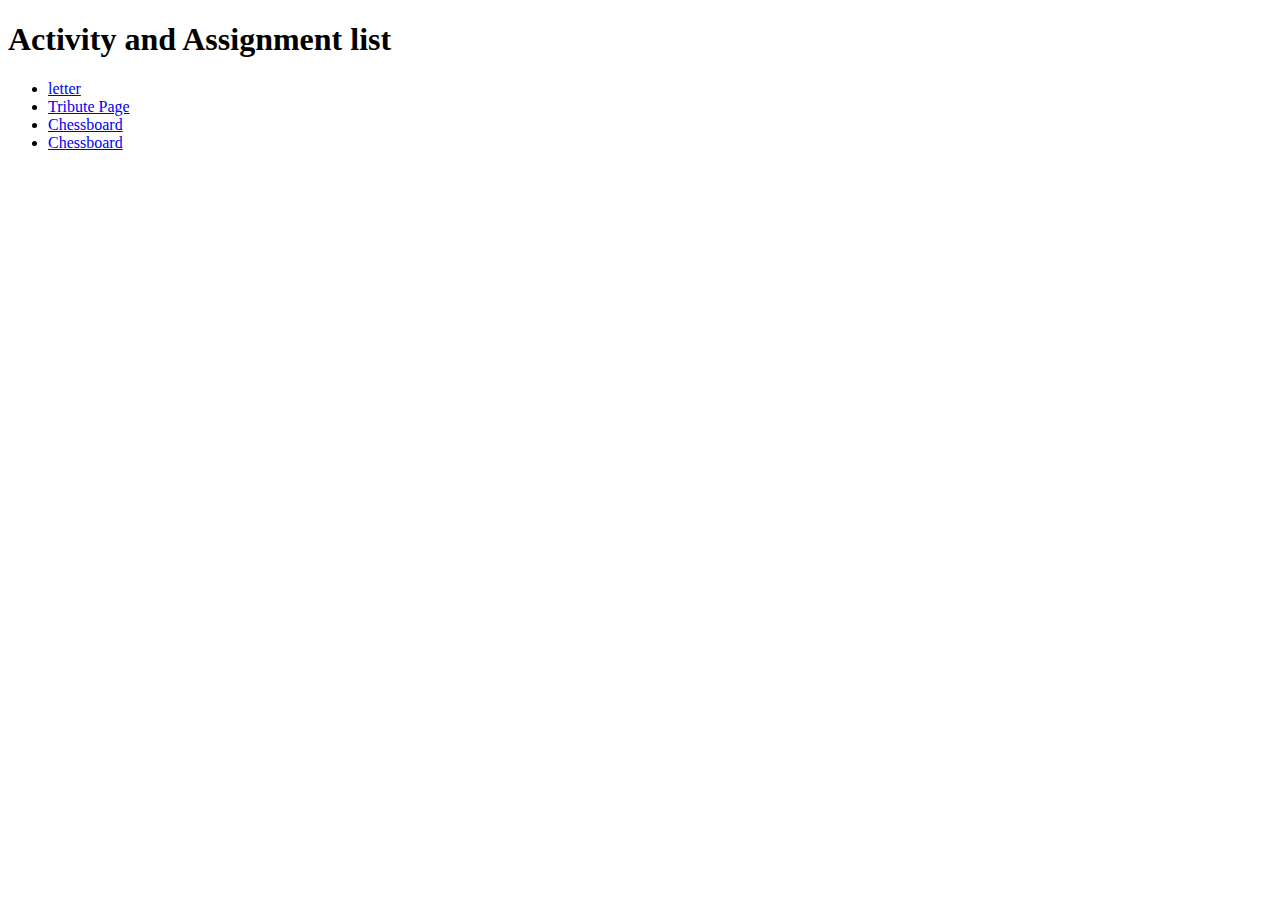
<file: index.html>
<!DOCTYPE html>
<html lang="en">
<head>
    <meta charset="UTF-8">
    <meta name="viewport" content="width=device-width, initial-scale=1.0">
    <title>Software</title>
</head>
<body>
    <h1>
    Activity and Assignment list
</h1>
  
  <ul>
    <li><a href="./letter/index.html" target="_blank">letter</a> </li>
    <li><a href="./Contribute/index.html" target="_blank">Tribute Page</a> </li>
    <li><a href="./Chess_board/index.html" target="_blank">Chessboard</a> </li>
    <li><a href="./Grid-chessboard/index.html" target="_blank">Chessboard</a> </li>
</ul>
</body>
</html>
</file>
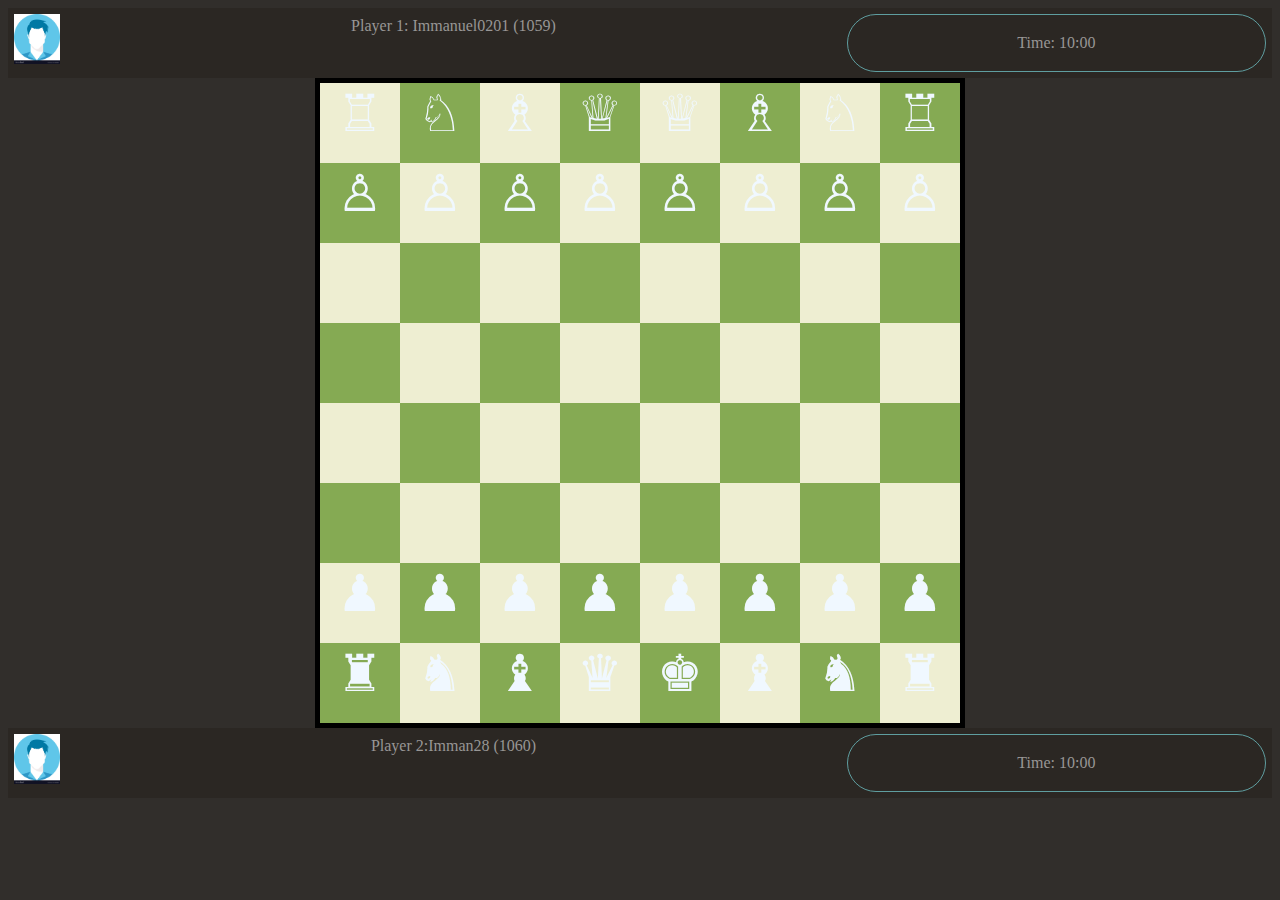
<file: Chess_board/index.html>
<!DOCTYPE html>
<html>
  <head>
    <title>chessboard</title>
    <link rel="stylesheet" type="text/css" href="style.css">
    <meta charset="UTF-8">
    <meta name="viewport" content="width=device-width, initial-scale=1.0" />
    <style>
    
    </style>
  </head>
  <body>
    <div class="container-player">
      <div class="item 1"><img src="avatar.jpg" alt=""></div>
      <div class="item item2">Player 1: Immanuel0201 (1059) </div>
      <div class="item item3">Time: 10:00</div>
    </div>
    <div class="chessboard">
      <div class="row">
        <div class="white-box item-rook">&#9814;</div>
        <div class="black-box item-horse">&#9816;</div>
        <div class="white-box item-bishop">&#9815;</div>
        <div class="black-box item-queen">&#9813;</div>
        <div class="white-box item-king">&#9813;</div>
        <div class="black-box item-bishop">&#9815;</div>
        <div class="white-box item-horse">&#9816;</div>
        <div class="black-box item-rook">&#9814;</div>
      </div>

       <div class="row">
        <div class="black-box">&#9817;</div>
        <div class="white-box">&#9817;</div>
        <div class="black-box">&#9817;</div>
        <div class="white-box">&#9817;</div>
        <div class="black-box">&#9817;</div>
        <div class="white-box">&#9817;</div>
        <div class="black-box">&#9817;</div>
        <div class="white-box">&#9817;</div>
      </div>

      <div class="row">
        <div class="white-box"></div>
        <div class="black-box"></div>
        <div class="white-box"></div>
        <div class="black-box"></div>
        <div class="white-box"></div>
        <div class="black-box"></div>
        <div class="white-box"></div>
        <div class="black-box"></div>
      </div>

       <div class="row">
        <div class="black-box"></div>
        <div class="white-box"></div>
        <div class="black-box"></div>
        <div class="white-box"></div>
        <div class="black-box"></div>
        <div class="white-box"></div>
        <div class="black-box"></div>
        <div class="white-box"></div>
      </div>

      <div class="row">
        <div class="white-box"></div>
        <div class="black-box"></div>
        <div class="white-box"></div>
        <div class="black-box"></div>
        <div class="white-box"></div>
        <div class="black-box"></div>
        <div class="white-box"></div>
        <div class="black-box"></div>
      </div>

       <div class="row">
        <div class="black-box"></div>
        <div class="white-box"></div>
        <div class="black-box"></div>
        <div class="white-box"></div>
        <div class="black-box"></div>
        <div class="white-box"></div>
        <div class="black-box"></div>
        <div class="white-box"></div>
      </div>

      <div class="row">
        <div class="white-box">&#9823;</div>
        <div class="black-box">&#9823;</div>
        <div class="white-box">&#9823;</div>
        <div class="black-box">&#9823;</div>
        <div class="white-box">&#9823;</div>
        <div class="black-box">&#9823;</div>
        <div class="white-box">&#9823;</div>
        <div class="black-box">&#9823;</div>
      </div>

       <div class="row">
        <div class="black-box">&#9820;</div>
        <div class="white-box">&#9822;</div>
        <div class="black-box">&#9821;</div>
        <div class="white-box">&#9819;</div>
        <div class="black-box">&#9818;</div>
        <div class="white-box">&#9821;</div>
        <div class="black-box">&#9822;</div>
        <div class="white-box">&#9820;</div>
      </div>
    </div>
    <div class="container-player">
      <div class="item 1"><img src="avatar.jpg" alt=""></div>
      <div class="item item2">Player 2:Imman28 (1060)</div>
      <div class="item item3">Time: 10:00</div>
    </div>
  </body>
</html>
</file>
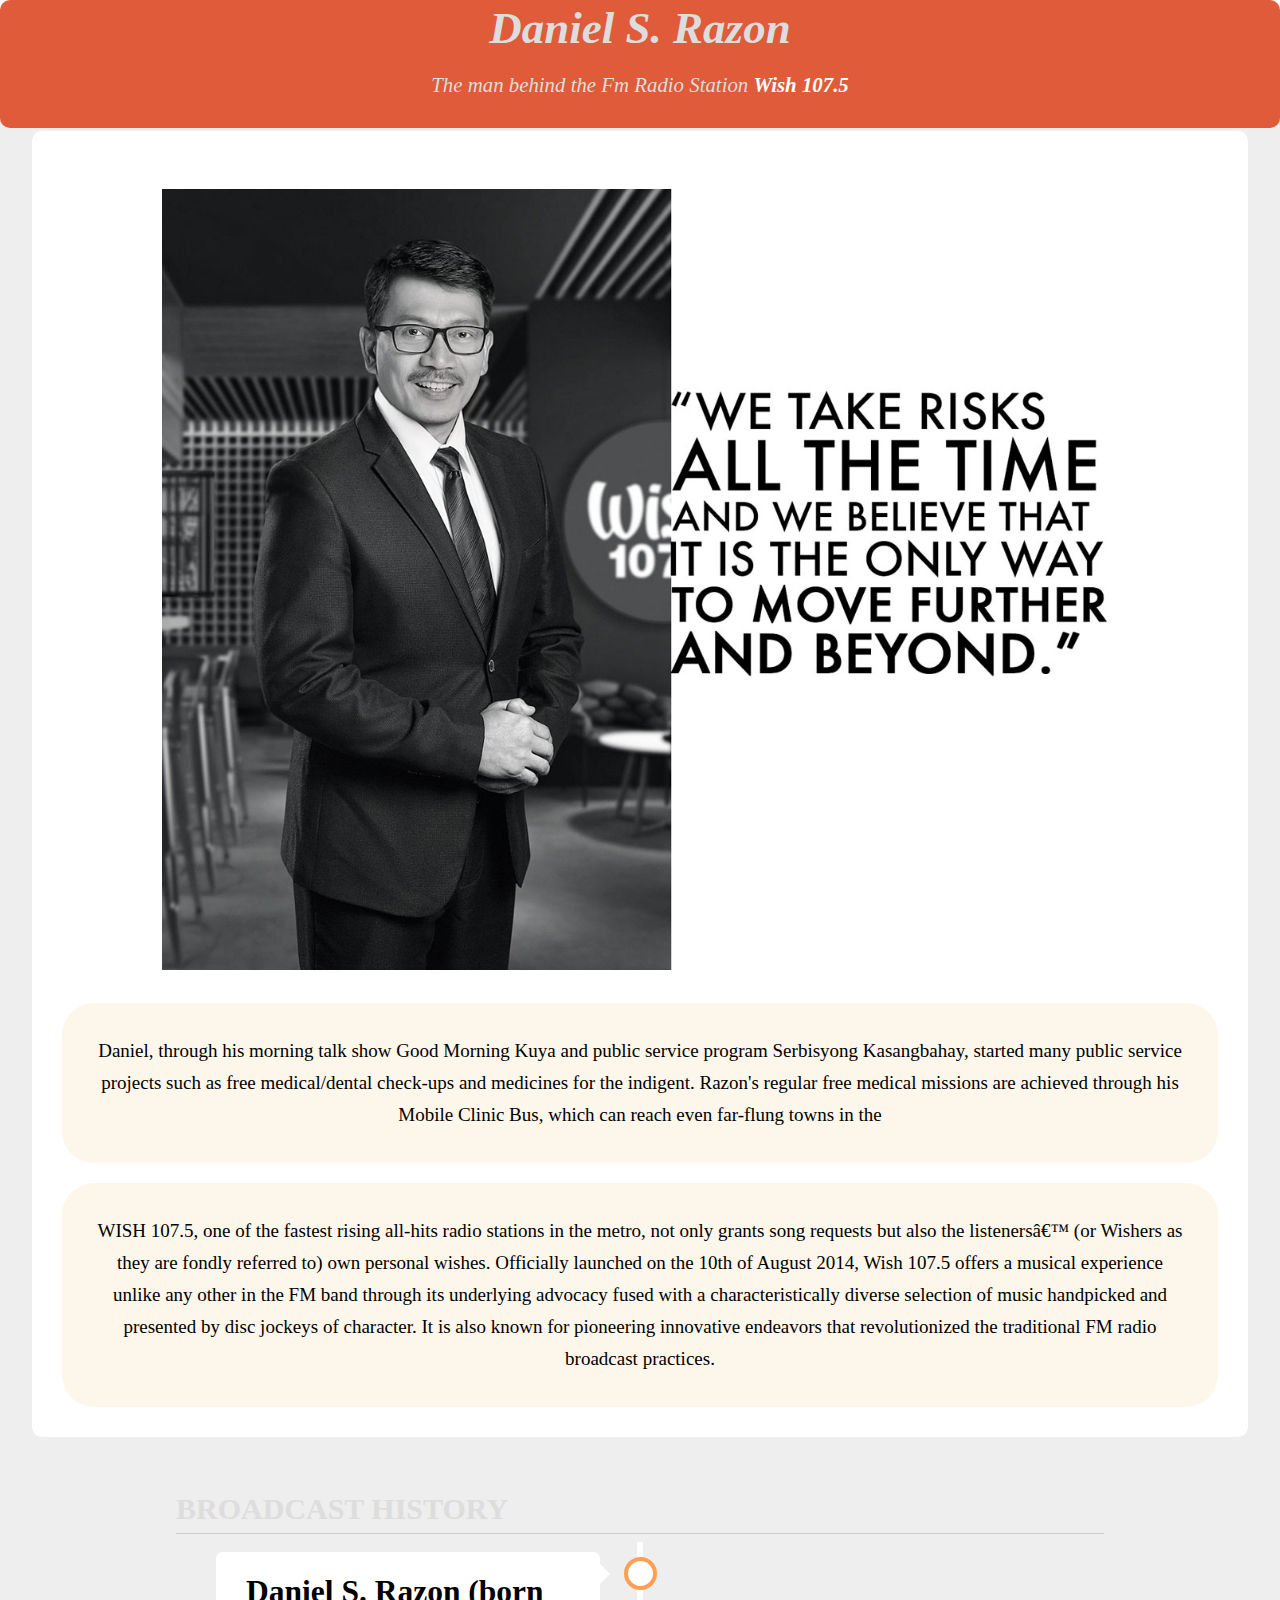
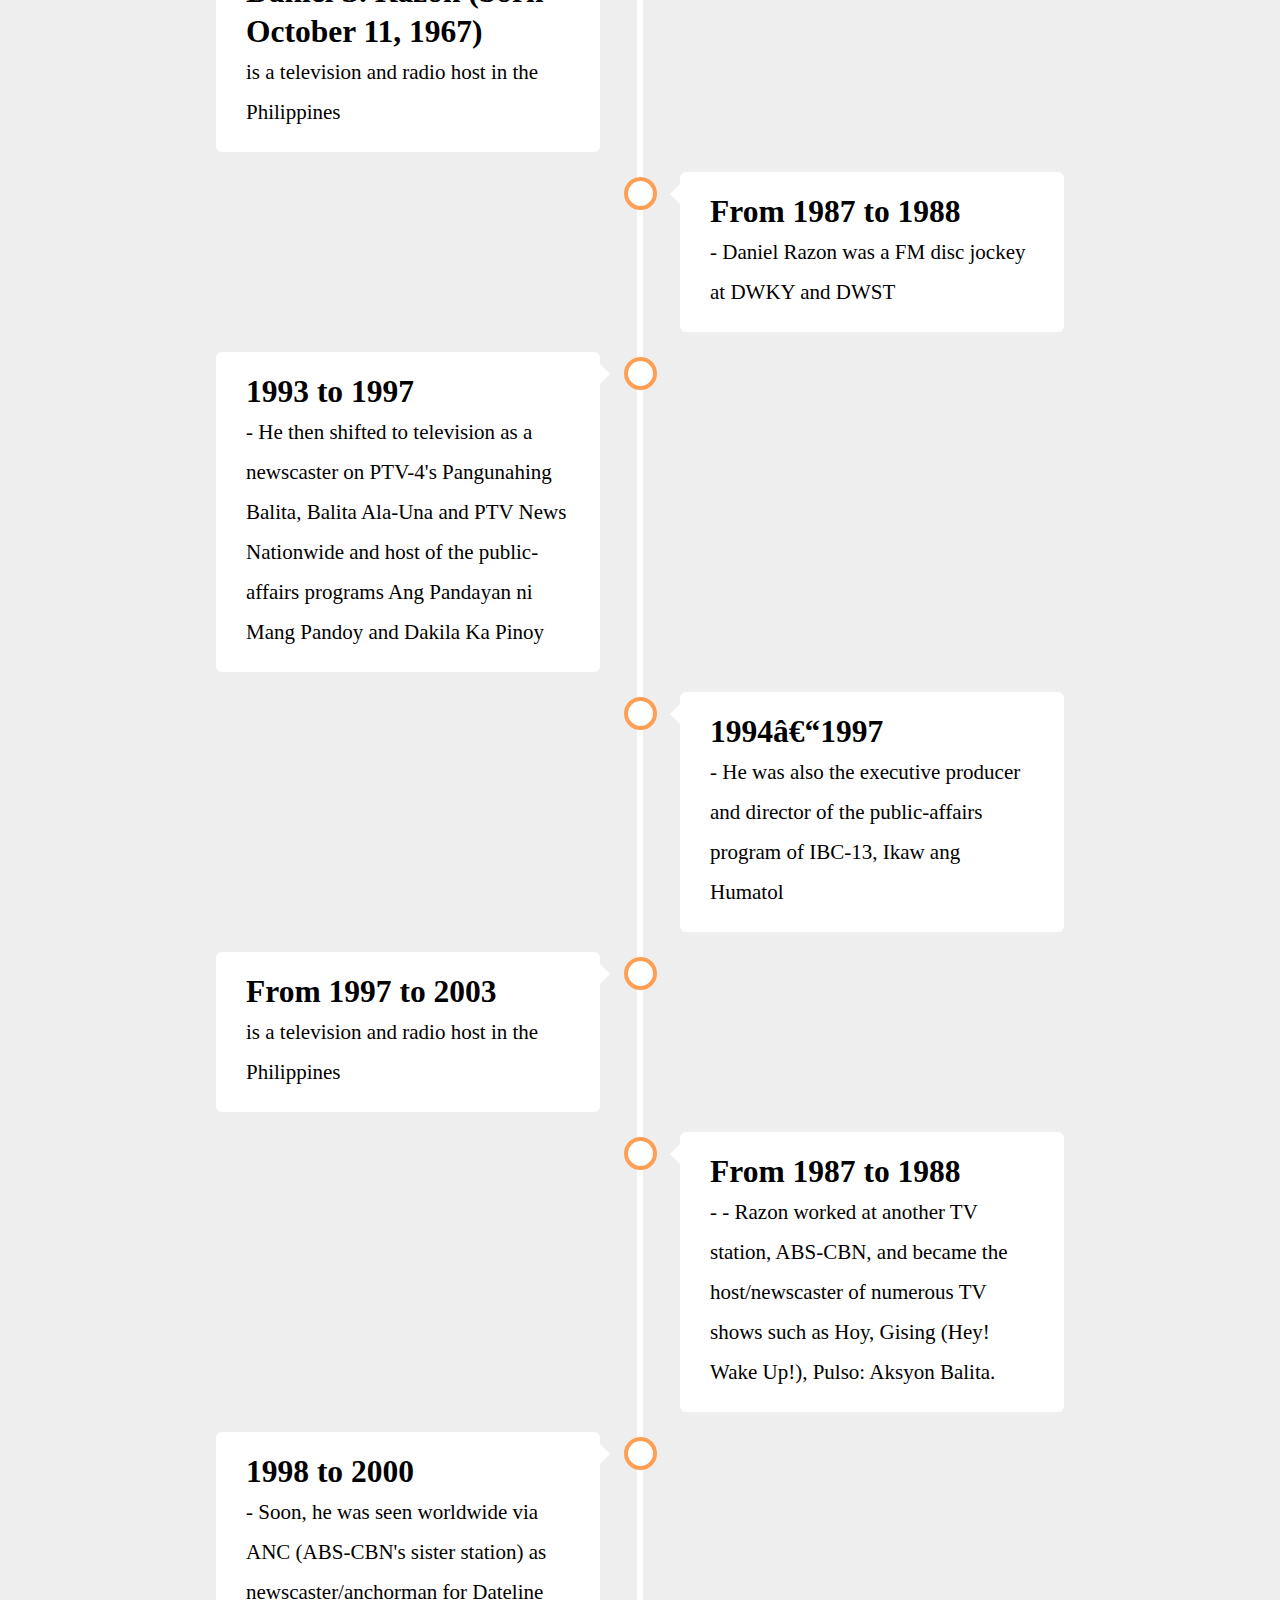
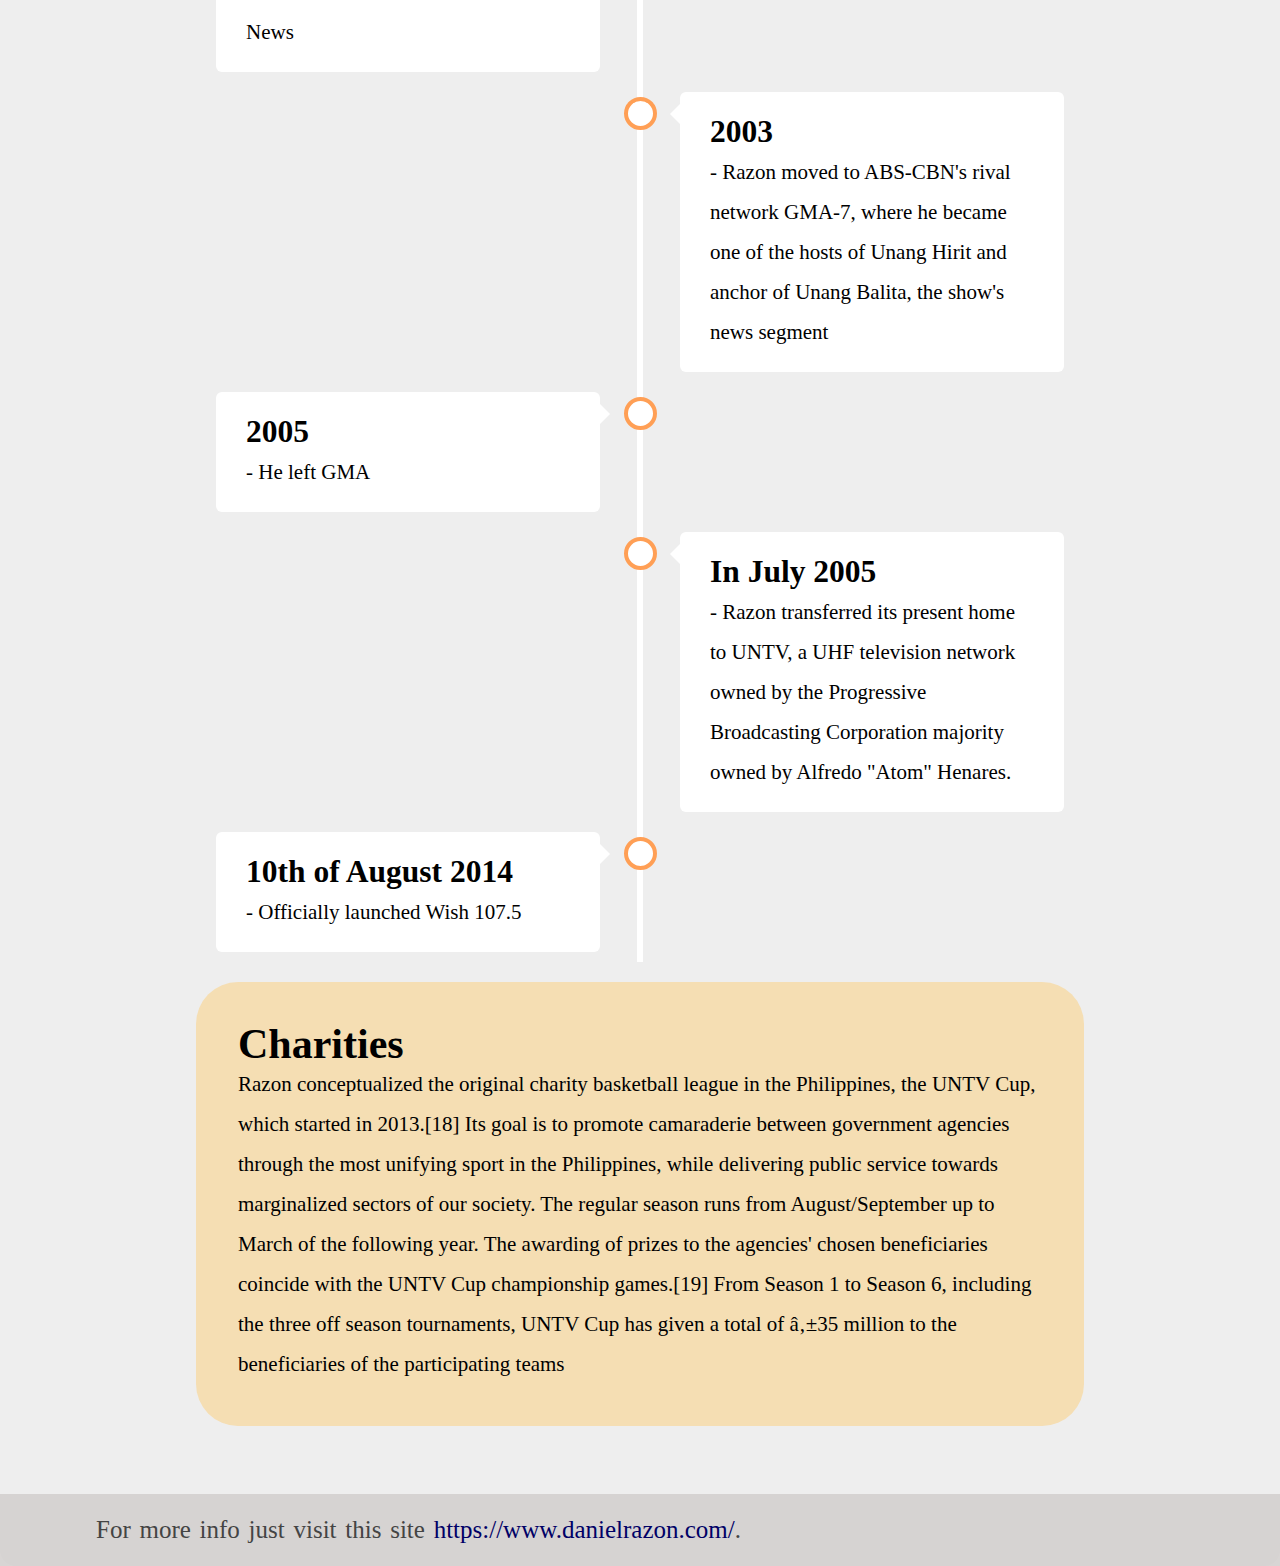
<file: Contribute/index.html>
<!DOCTYPE html>
<html>
<head>
  <meta charset-="UTF-8">
  <meta name="viewport" content="width=device-width, initial-scale=1.0" />
  <title>Daniel Razon -Tribute Page</title>
  <link rel="stylesheet" href="style.css">
</head>
<body>
  <main id="main">
    <nav id="title">
      <h1>Daniel S. Razon</h1>
      <p><small>The man behind the Fm Radio Station <strong style="color: white;">Wish 107.5</strong></small></p>
    </nav>
    <div id="img-div">
      <img src="wish-radio.jpg" alt="Alan Turing and the Universal Machine " id="image">
      <p id="img-caption">
        Daniel, through his morning talk show Good Morning Kuya and public service program Serbisyong Kasangbahay, started many public service projects such as free medical/dental check-ups and medicines for the indigent. Razon's regular free medical missions are achieved through his Mobile Clinic Bus, which can reach even far-flung towns in the 
        
        </p>
        <p id="img-caption">
            WISH 107.5, one of the fastest rising all-hits radio stations in the metro, not only grants song requests but also the listeners’ (or Wishers as they are fondly referred to) own personal wishes.

            Officially launched on the 10th of August 2014, Wish 107.5 offers a musical experience unlike any other in the FM band through its underlying advocacy fused with a characteristically diverse selection of music handpicked and presented by disc jockeys of character.
            
            It is also known for pioneering innovative endeavors that revolutionized the traditional FM radio broadcast practices.
        </p>
    </div>
    <section id="tribute-info">
      <h3 id="info-header">Broadcast History
      </h3>
      <div class="timeline">
        <div class="container left">
          <div class="content">
            <h2>Daniel S. Razon (born October 11, 1967)</h2>
            <p>is a television and radio host in the Philippines</p>
          </div>
        </div>
        <div class="container right">
          <div class="content">
            <h2>From 1987 to 1988</h2>
            <p>- Daniel Razon was a FM disc jockey at DWKY and DWST</p>
          </div>
        </div>
        <div class="container left">
            <div class="content">
              <h2>1993 to 1997</h2>
              <p>- He then shifted to television as a newscaster on PTV-4's Pangunahing Balita, Balita Ala-Una and PTV News Nationwide and host of the public-affairs programs Ang Pandayan ni Mang Pandoy and Dakila Ka Pinoy</p>
            </div>
          </div>
          <div class="container right">
            <div class="content">
              <h2>1994–1997</h2>
              <p>-  He was also the executive producer and director of the public-affairs program of IBC-13, Ikaw ang Humatol </p>
            </div>
          </div>
          <div class="container left">
            <div class="content">
              <h2>From 1997 to 2003</h2>
              <p>is a television and radio host in the Philippines</p>
            </div>
          </div>
          <div class="container right">
            <div class="content">
              <h2>From 1987 to 1988</h2>
              <p>- - Razon worked at another TV station, ABS-CBN, and became the host/newscaster of numerous TV shows such as Hoy, Gising (Hey! Wake Up!), Pulso: Aksyon Balita.</p>
            </div>
          </div>
          <div class="container left">
            <div class="content">
              <h2>1998 to 2000</h2>
              <p>-  Soon, he was seen worldwide via ANC (ABS-CBN's sister station) as newscaster/anchorman for Dateline News</p>
            </div>
          </div>
          <div class="container right">
            <div class="content">
              <h2>2003</h2>
              <p>-  Razon moved to ABS-CBN's rival network GMA-7, where he became one of the hosts of Unang Hirit and anchor of Unang Balita, the show's news segment</p>
            </div>
          </div>
          <div class="container left">
            <div class="content">
              <h2>2005</h2>
              <p>-   He left GMA </p>
            </div>
          </div>
          <div class="container right">
            <div class="content">
              <h2>In July 2005</h2>
              <p>- Razon transferred its present home to UNTV, a UHF television network owned by the Progressive Broadcasting Corporation majority owned by Alfredo "Atom" Henares.</p>
            </div>
          </div>
          <div class="container left">
            <div class="content">
              <h2>10th of August 2014</h2>
              <p>-   Officially launched  Wish 107.5</p>
            </div>
          </div>
      </div>
      <article>
        <h1>Charities</h1>
        <p>Razon conceptualized the original charity basketball league in the Philippines, the UNTV Cup, which started in 2013.[18] Its goal is to promote camaraderie between government agencies through the most unifying sport in the Philippines, while delivering public service towards marginalized sectors of our society. The regular season runs from August/September up to March of the following year. The awarding of prizes to the agencies' chosen beneficiaries coincide with the UNTV Cup championship games.[19] From Season 1 to Season 6, including the three off season tournaments, UNTV Cup has given a total of ₱35 million to the beneficiaries of the participating teams</p>
      </article>
    </section>
    <footer>
        <p id="p-link">For more info just visit this site <a href="https://www.danielrazon.com/" id="tribute-link" target="_blank">https://www.danielrazon.com/</a>.
    </footer>
    
  </main>
</body>
</html>
</file>
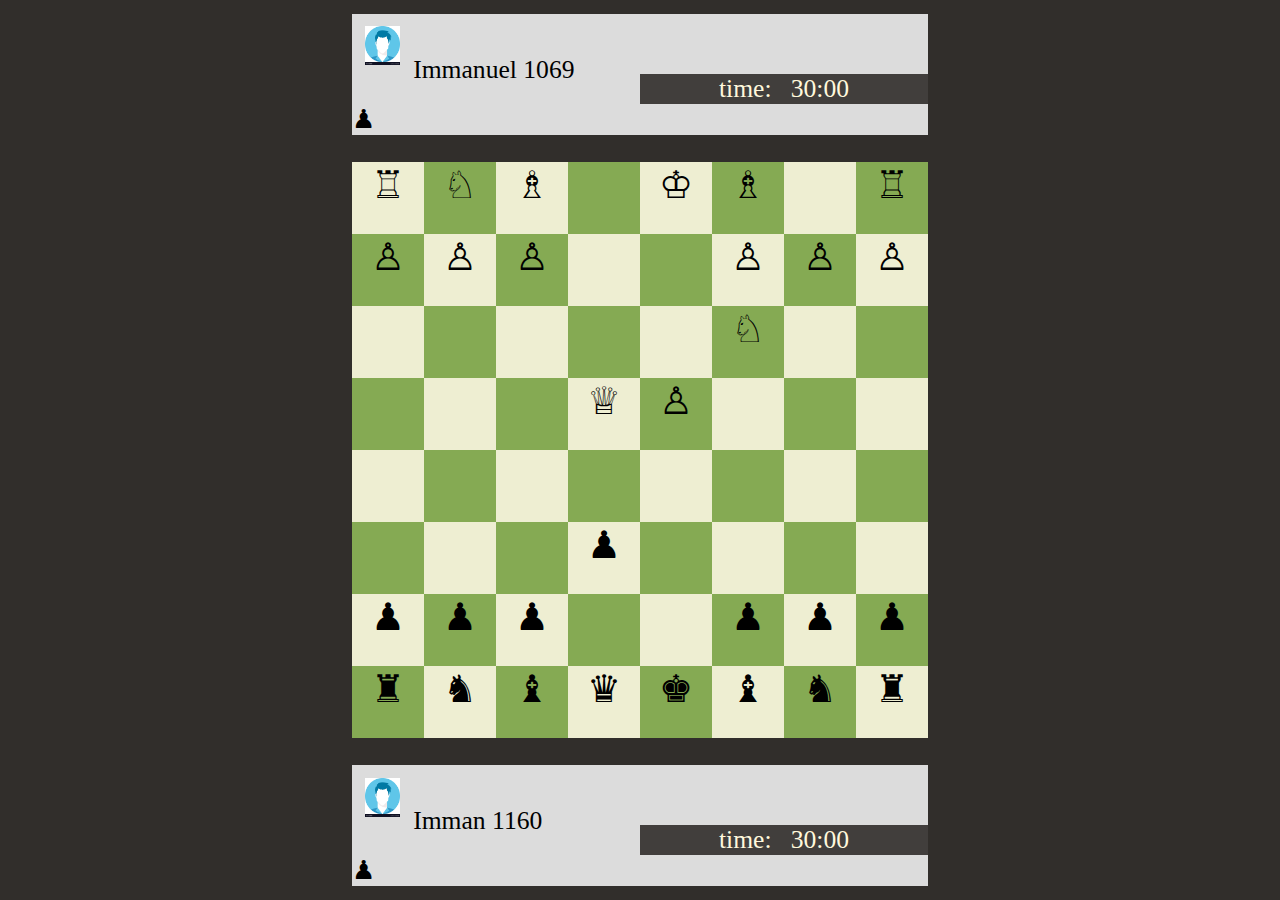
<file: Grid-chessboard/index.html>
<!DOCTYPE html>
<html lang="en">
<head>
  <meta charset="UTF-8">
  <meta name="viewport" content="width=device-width, initial-scale=1.0">
  <title>chessboard-grid</title>
  <link rel="stylesheet" href="style.css">
</head>
<body>
  <div class="player">
    <div class="image"><img src="avatar.jpg" alt="" srcset="">Immanuel 1069</div>
    <div class ="player-time">time: &nbsp; 30:00</div>
    <div>&#9823;</div>
  </div>
  <div class="contaier">
    <div class="chessboard">
      <div class="item box-white rook">&#9814;</div>
      <div class="item box-black horse">&#9816;</div>
      <div class="item box-white bishop">&#9815;</div>
      <div class="item box-black queen"></div>
      <div class="item box-white king">&#9812;</div>
      <div class="item box-black bishop">&#9815;</div>
      <div class="item box-white horse"></div>
      <div class="item box-black rook">&#9814;</div>

      <div class="item box-black">&#9817;</div>
      <div class="item box-white">&#9817;</div>
      <div class="item box-black">&#9817;</div>
      <div class="item box-white"></div>
      <div class="item box-black"></div>
      <div class="item box-white">&#9817;</div>
      <div class="item box-black">&#9817;</div>
      <div class="item box-white">&#9817;</div>

      <div class="item box-white"></div>
      <div class="item box-black"></div>
      <div class="item box-white"></div>
      <div class="item box-black"></div>
      <div class="item box-white"></div>
      <div class="item box-black">&#9816;</div>
      <div class="item box-white"></div>
      <div class="item box-black"></div>

      <div class="item box-black"></div>
      <div class="item box-white"></div>
      <div class="item box-black"></div>
      <div class="item box-white">&#9813;</div>
      <div class="item box-black">&#9817;</div>
      <div class="item box-white"></div>
      <div class="item box-black"></div>
      <div class="item box-white"></div>

      <div class="item box-white"></div>
      <div class="item box-black"></div>
      <div class="item box-white"></div>
      <div class="item box-black"></div>
      <div class="item box-white"></div>
      <div class="item box-black"></div>
      <div class="item box-white"></div>
      <div class="item box-black"></div>

      <div class="item box-black"></div>
      <div class="item box-white"></div>
      <div class="item box-black"></div>
      <div class="item box-white">&#9823;</div>
      <div class="item box-black"></div>
      <div class="item box-white"></div>
      <div class="item box-black"></div>
      <div class="item box-white"></div>

      <div class="item box-white">&#9823;</div>
      <div class="item box-black">&#9823;</div>
      <div class="item box-white">&#9823;</div>
      <div class="item box-black"></div>
      <div class="item box-white"></div>
      <div class="item box-black">&#9823;</div>
      <div class="item box-white">&#9823;</div>
      <div class="item box-black">&#9823;</div>

      <div class="item box-black">&#9820;</div>
      <div class="item box-white">&#9822;</div>
      <div class="item box-black">&#9821;</div>
      <div class="item box-white">&#9819;</div>
      <div class="item box-black">&#9818;</div>
      <div class="item box-white">&#9821;</div>
      <div class="item box-black">&#9822;</div>
      <div class="item box-white">&#9820;</div>
    </div>
  </div>
  <div class="player">
    <div class="image"><img src="avatar.jpg" alt="" srcset="">Imman 1160</div>
    <div class ="player-time">time: &nbsp; 30:00</div>
    <div>&#9823;</div>
  </div>
</body>
</html>
</file>
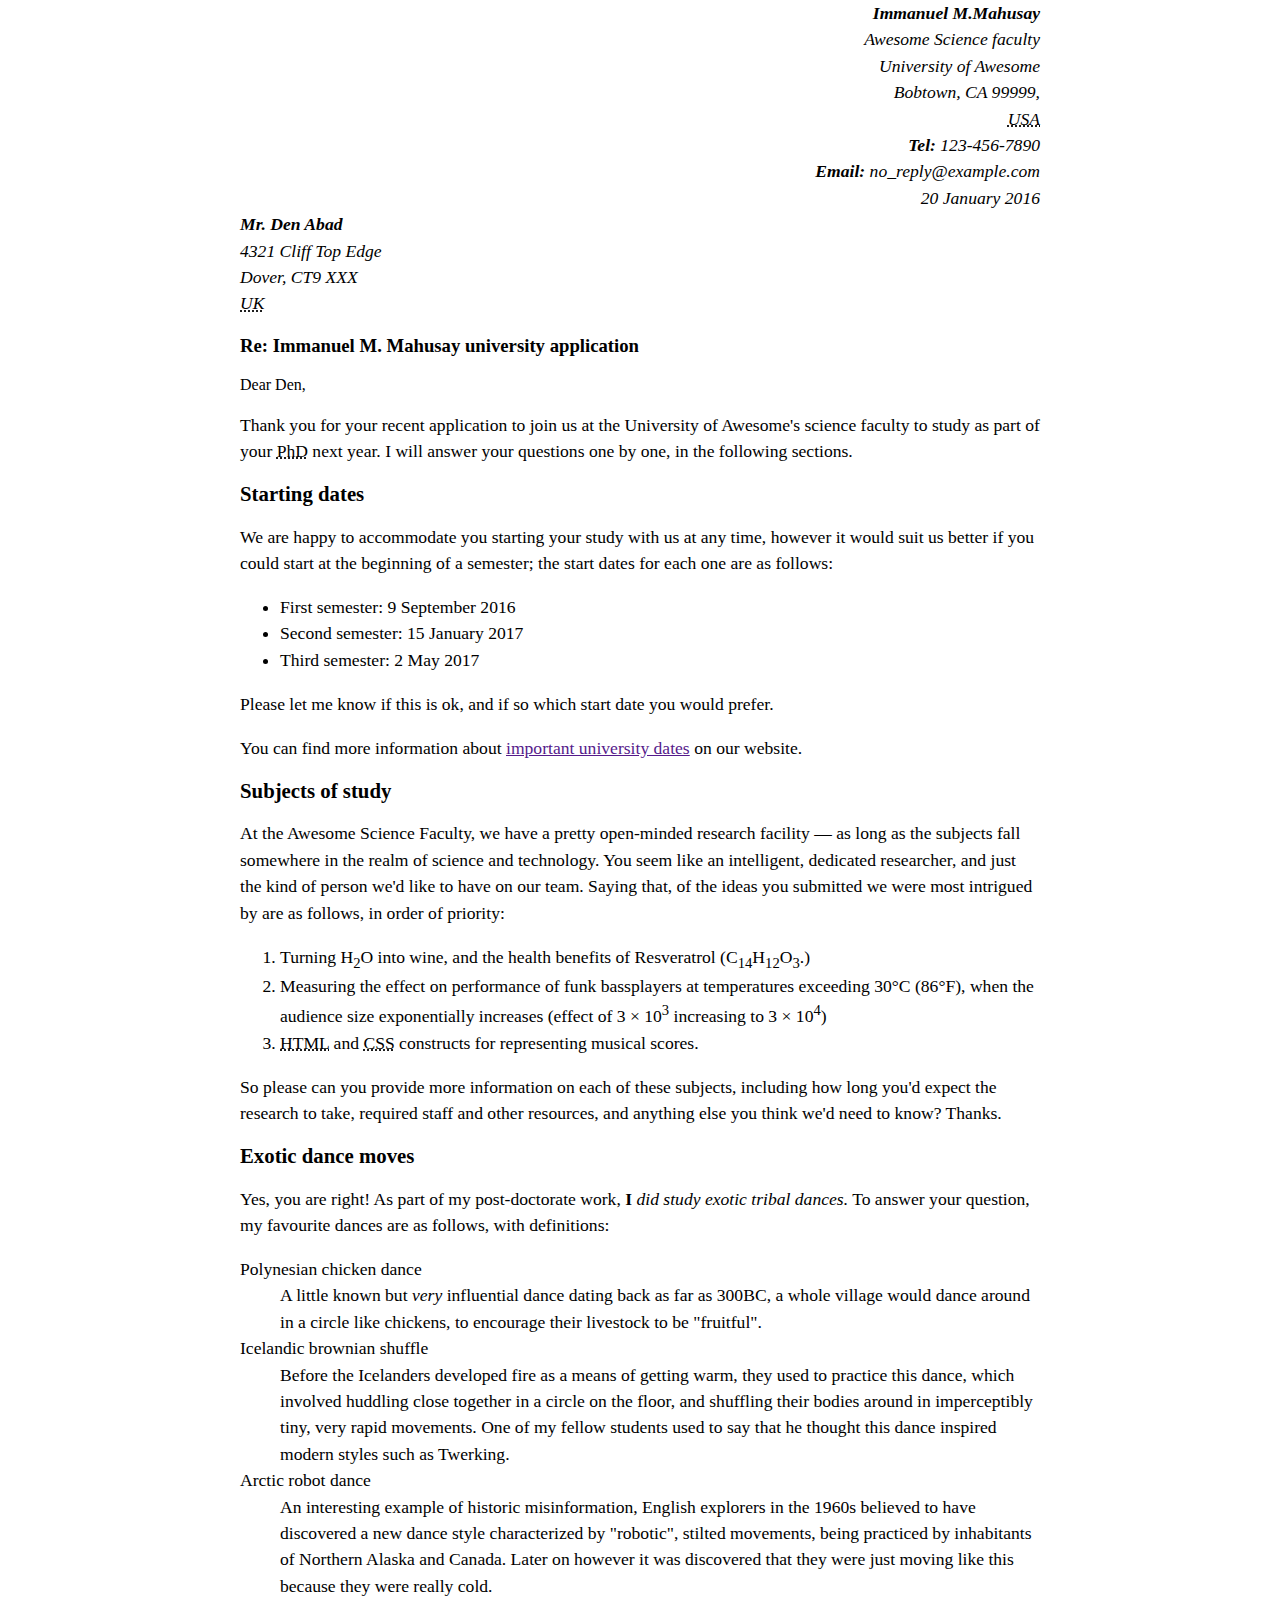
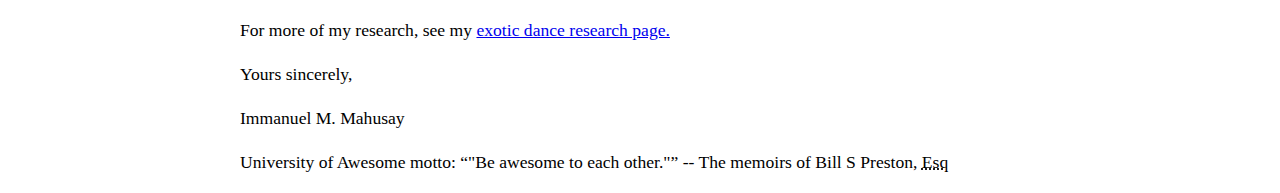
<file: letter/index.html>
<!DOCTYPE HTML>
<html>
    <head>    
        <meta charset="utf-8">
        <meta name="Author" content="Immanuel">
        <style>
            body {
                max-width: 800px;
                margin: 0 auto;
                }
    
                .sender-column {
                text-align: right;
                }
    
                h1 {
                font-size: 1.5em;
                }
    
                h2 {
                font-size: 1.3em;
                }
    
                p,ul,ol,dl,address {
                font-size: 1.1em;
                }
    
                p, li, dd, dt, address {
                line-height: 1.5;
                }   
        </style>
    </head>

<body>
    <address class="sender-column">
            <strong>Immanuel M.Mahusay</strong><br>
            Awesome Science faculty<br>
            University of Awesome<br>
            Bobtown, CA 99999,<br>
            <abbr title="United State OF America">USA</abbr><br>
            <strong>Tel:</strong> 123-456-7890<br>
            <strong> Email: </strong>no_reply@example.com
    </address>
    <address class="sender-column">
        <time datetime="2016-01-20">20 January 2016</time> 
    </address>
    <address>
        <strong>Mr. Den Abad</strong><br>
        4321 Cliff Top Edge<br>
        Dover, CT9 XXX<br>
        <abbr title="United Kingdom">UK</abbr>
    </address>
    
    <h3>Re: Immanuel M. Mahusay university application </h3>
    
    Dear Den,<br>
    
    <p>Thank you for your recent application to join us at the University of Awesome's science faculty to study as part of your <abbr title="Doctor of Philosopy">PhD</abbr> next year. I will answer your questions one by one, in the following sections.</p>
    
    <h2>Starting dates</h2>
    
    <p>We are happy to accommodate you starting your study with us at any time, however it would suit us better if you could start at the beginning of a semester; the start dates for each one are as follows:</p>
    
    <ul>
        <li>First semester: <time datetime="2016-09-09">9 September 2016</time> </li>
        <li> Second semester: <time datetime="2017-01-15">15 January 2017</time> </li>
        <li> Third semester: <time datetime="2017-05-02">2 May 2017</time></li>
    </ul>
    <p>Please let me know if this is ok, and if so which start date you would prefer.</p>
    
    <p>You can find more information about <a href="">important university dates</a> on our website.<p>
    
    
    <h2>Subjects of study</h2>
    
    <p>At the Awesome Science Faculty, we have a pretty open-minded research facility — as long as the subjects fall somewhere in the realm of science and technology. You seem like an intelligent, dedicated researcher, and just the kind of person we'd like to have on our team. Saying that, of the ideas you submitted we were most intrigued by are as follows, in order of priority:</p>
    <ol>
        <li> Turning H<sub>2</sub>O into wine, and the health benefits of Resveratrol (C<sub>14</sub>H<sub>12</sub>O<sub>3</sub>.)</li>
        <li> Measuring the effect on performance of funk bassplayers at temperatures exceeding 30°C (86°F), when the audience size exponentially increases (effect of 3 × 10<sup>3</sup> increasing to 3 × 10<sup>4</sup>)</li>
        <li> <abbr title="Hyper Text Markup Language">HTML</abbr> and <abbr title="Cascading Style Sheet">CSS</abbr> constructs for representing musical scores.</li>
    </ol>   
    <p>So please can you provide more information on each of these subjects, including how long you'd expect the research to take, required staff and other resources, and anything else you think we'd need to know? Thanks.</p>
    
    
    <h2>Exotic dance moves</h2>
    
    <p>Yes, you are right! As part of my post-doctorate work, <strong>I</strong> <em>did study exotic tribal dances.</em> To answer your question, my favourite dances are as follows, with definitions:</p>
    <p>
   <dl> 
        <dt>Polynesian chicken dance</dt>
            <dd>A little known but <em>very</em> influential dance dating back as far as 300BC, a whole village would dance around in a circle like chickens, to encourage their livestock to be "fruitful".</dd>
        <dt>Icelandic brownian shuffle</dt>
            <dd>Before the Icelanders developed fire as a means of getting warm, they used to practice this dance, which involved huddling close together in a circle on the floor, and shuffling their bodies around in imperceptibly tiny, very rapid movements. One of my fellow students used to say that he thought this dance inspired modern styles such as Twerking.</dd>
        <dt>Arctic robot dance</dt>
            <dd>An interesting example of historic misinformation, English explorers in the 1960s believed to have discovered a new dance style characterized by "robotic", stilted movements, being practiced by inhabitants of Northern Alaska and Canada. Later on however it was discovered that they were just moving like this because they were really cold.</dd>
    </dl>
    <p>For more of my research, see my <a href="#">exotic dance research page. </a></p>
    
    <p>Yours sincerely,</p>
    <p>Immanuel M. Mahusay</p>
    
    
    <p>University of Awesome motto: <q>"Be awesome to each other."</q> -- The memoirs of Bill S Preston, <abbr title="">Esq</abbr></p>

</body>
</html>
</file>
<file: Chess_board/style.css>
.chessboard{
    border: 5px solid black;
    box-sizing: content-box;
    display: flex;
    flex-direction: column;
    height: 50vw;
    margin: 0 auto;
    width: 50vw;
  }
  
  .row{
    display: flex;
    flex: 1;
    flex-direction: row;
  }
  
  
  .white-box{
    background-color: #eeeed2;
    flex: 1;
    font-size: 4vw;
    text-align: center;
  }
  
  .black-box{
    background-color: #85aa53;
    flex: 1;
    font-size: 4vw;
    text-align: center;
  }

  div:hover {
    background-color: #bacb2b;
  }

  body {
    background-color: #312e2b;
    color: aliceblue;
  }
  .container-player {
    background-color: #2b2723;
    display: flex;

  }
  .item{
    font-size: 1rem;
    line-height: 1;
    text-align: center;
    width: 3rem;
    border: 3px;
    color: #989695;
    margin: 0.375rem;
  }
  .item img {
    height: 50px;
  }
  .item2 {
    margin: 10px;
    width: 100rem;
  }
  .item3 {
    border: 1px solid cadetblue ;
    text-align: center;
    padding: 20px;
    width: 50rem;
    border-radius: 3rem;
  }
</file>
<file: Contribute/style.css>
/* start of universal selector */
*{
    padding:0;
    margin:0;
    box-sizing:border-box;
  }
  /* end of universal selector */
  
  /* start of body */
  body{
    line-height:40px;
    font-size:21px;
  }
  /* end of body */
  
  /* start of main */
  #main{
    background:#eee;
    margin:auto;
    border-radius:1rem;
    padding:auto;
    width:100%;
  }
  /* end of main */
  
  /* start of title*/
  #title{
    line-height:3.5rem;
    text-align:center;
    min-height:8rem;
    background-color: #dc411ad9;
    border-radius: 10px;
  }
  
  #title h1{
    font-size:45px;
    font-style: italic;
    color: #ddd;
  }
  
  #title p{
    font-size: 25px;
    font-style: italic;
    color: #ddd;
  }
  /* end of title */
  
  /* start of img-div */
  #img-div{
    text-align:center;
    margin:.2rem 2rem .5rem 2rem;
    background:#fff;
    padding:10px;
    min-height:30rem;
    border-radius:10px;
  }
  
  img{
    margin-top:3rem;
    width:80%;
  }
  
  #img-caption{
    font-size:19px;
    margin: 0 10rem 0 10rem;
    line-height:2rem;
    margin-bottom:1rem;
    background-color: #fdf6ea;
    margin: 20px;
    padding: 2rem;
    border-radius: 2rem;
  }
  /* end of img-div */
  
  /* start of tribute-info */
  #tribute-info{
    padding:1rem;
    margin:2rem 10rem 2rem 10rem;
  }
  
  #info-header{
    text-transform:uppercase;
    color:#ddd;
    font-size:30px;
    font-weight:bold;
    margin-bottom:.5rem;
    border-bottom:1px solid #ccc;
    line-height:3rem;
  }
  
  li{
    list-style:none;
    margin-bottom: 1rem;
  }
  
  #p-quote{
    font-size:24px;
    color:#999;
  }
  
  #quote{
    font-size:20px;
    color:#bbb;
  }
  /* end of tribute-info */
  
  /* start of p-link  */
  #p-link{
    margin-left:5rem;
    word-spacing:2.5px;
    font-size:25px;
    color:#444;
    padding: 1rem;
  }
  
  #tribute-link{
    text-decoration:none;
    color:#006;
  }
  
  #tribute-link:hover{
    color:#aaa;
    font-size:24px;
  }
  /* end of p-link */
  
  /* media querry at 700px */
  @media(max-width:700px){
    body{
      line-height:25px;
      font-size:18px;
    }
  
    #title p{
      line-height:1.8rem;
      margin-bottom: 2rem;
    }
  
    #img-caption{
      font-size:17px;
      margin: 0 0.8rem 0 0.8rem;
      line-height:1.5rem;
      margin-bottom:0.4rem;
    }
  
    #tribute-info{
      margin:2rem 1rem 2rem 1rem;
    }
  
    #info-header{
      line-height:2rem;
    }
  
    #timeline{
        position: relative;
        max-width: 1200px;
        margin: 0 auto;
    }
  
    #p-quote{
      font-size:22px;
    }
    
    #quote{
      font-size:18.4px;
    }
  
    #p-link{
      word-spacing:2.1px;
      font-size:23px;
      margin-left:1rem;
    }
    
  }
  
  /* media querry at 700px */
  /* time line */
* {
  box-sizing: border-box;
}

/* The actual timeline (the vertical ruler) */
.timeline {
  position: relative;
  max-width: 1200px;
  margin: 0 auto;
}

/* The actual timeline (the vertical ruler) */
.timeline::after {
  content: '';
  position: absolute;
  width: 6px;
  background-color: white;
  top: 0;
  bottom: 0;
  left: 50%;
  margin-left: -3px;
}

/* Container around content */
.container {
  padding: 10px 40px;
  position: relative;
  background-color: inherit;
  width: 50%;
}

/* The circles on the timeline */
.container::after {
  content: '';
  position: absolute;
  width: 25px;
  height: 25px;
  right: -17px;
  background-color: white;
  border: 4px solid #FF9F55;
  top: 15px;
  border-radius: 50%;
  z-index: 1;
}

/* Place the container to the left */
.left {
  left: 0;
}

/* Place the container to the right */
.right {
  left: 50%;
}

/* Add arrows to the left container (pointing right) */
.left::before {
  content: " ";
  height: 0;
  position: absolute;
  top: 22px;
  width: 0;
  z-index: 1;
  right: 30px;
  border: medium solid white;
  border-width: 10px 0 10px 10px;
  border-color: transparent transparent transparent white;
}

/* Add arrows to the right container (pointing left) */
.right::before {
  content: " ";
  height: 0;
  position: absolute;
  top: 22px;
  width: 0;
  z-index: 1;
  left: 30px;
  border: medium solid white;
  border-width: 10px 10px 10px 0;
  border-color: transparent white transparent transparent;
}

/* Fix the circle for containers on the right side */
.right::after {
  left: -16px;
}

/* The actual content */
.content {
  padding: 20px 30px;
  background-color: white;
  position: relative;
  border-radius: 6px;
}

/* Media queries - Responsive timeline on screens less than 600px wide */
@media screen and (max-width: 600px) {
/* Place the timelime to the left */
  .timeline::after {
    left: 31px;
  }

/* Full-width containers */
  .container {
    width: 100%;
    padding-left: 70px;
    padding-right: 25px;
  }

/* Make sure that all arrows are pointing leftwards */
  .container::before {
    left: 60px;
    border: medium solid white;
    border-width: 10px 10px 10px 0;
    border-color: transparent white transparent transparent;
  }

/* Make sure all circles are at the same spot */
  .left::after, .right::after {
    left: 15px;
  }

/* Make all right containers behave like the left ones */
  .right {
    left: 0%;
  }
}
article{
  background-color: wheat; 
  margin: 20px; 
  padding: 2em; 
  border-radius: 2em;
}
footer{
  background-color:  #d1cecdd9;
}
</file>
<file: Grid-chessboard/style.css>
body {
    background-color: #312e2b;
    margin:0;
    height: 100vh;
    display:grid;
    align-items: center;
    justify-content: center;
    
  }
.chessboard {
    display: grid;
    grid-template-columns: 1fr 1fr 1fr 1fr 1fr 1fr 1fr 1fr;
    grid-template-rows: 1fr 1fr 1fr 1fr 1fr 1fr 1fr 1fr;
    width: 45vw;
    height: 45vw;    
  } 
  /* div:hover {
    background-color: #bacb2b;
  }  */
.item {
   font-size: 3vw; 
   text-align: center;
  }
.box-white {
    background-color: #eeeed2;
  }
.box-black {
    background-color: #85aa53;
  }
.player {
    background-color: gainsboro;
    display: grid;
    grid-template-columns: 1fr 1fr 1fr 1fr   ;
    font-size: 2vw;
    width: 45vw;
  }
.image {
    grid-column-start: 1;
    grid-column-end: 3;
  }
.player-time {
    text-align: center;
    grid-column-start: 3;
    grid-column-end: 5;
    margin-top: 60px;
    background-color: #413e3c;
    color: cornsilk;
  }
img {
    height: 3vw;
    padding: 1vw;
  }
.item:hover {
    background-color: #bacb2b;
  }
  @media(max-width:700px){
body{
    line-height:25px;
  }
.chessboard{
    width: 100vw;
    height: 100vw;    
  }
.item {
   font-size: 10vw; 
   justify-items: flex-end;
  }
.item:hover {
    background-color: ##bacb2b;
  }
.container {
   display: flex;
 }
.player {
    font-size: 4vw;
    width: 100vw;
    justify-items: start;
    
  }
img {
    height: 6vw;
    padding: 1vw;
  }
.player-time {  
    margin-top: 20px;
    border:1px solid  #85aa53;
    font-size: 5vw;
  }
}
</file>
